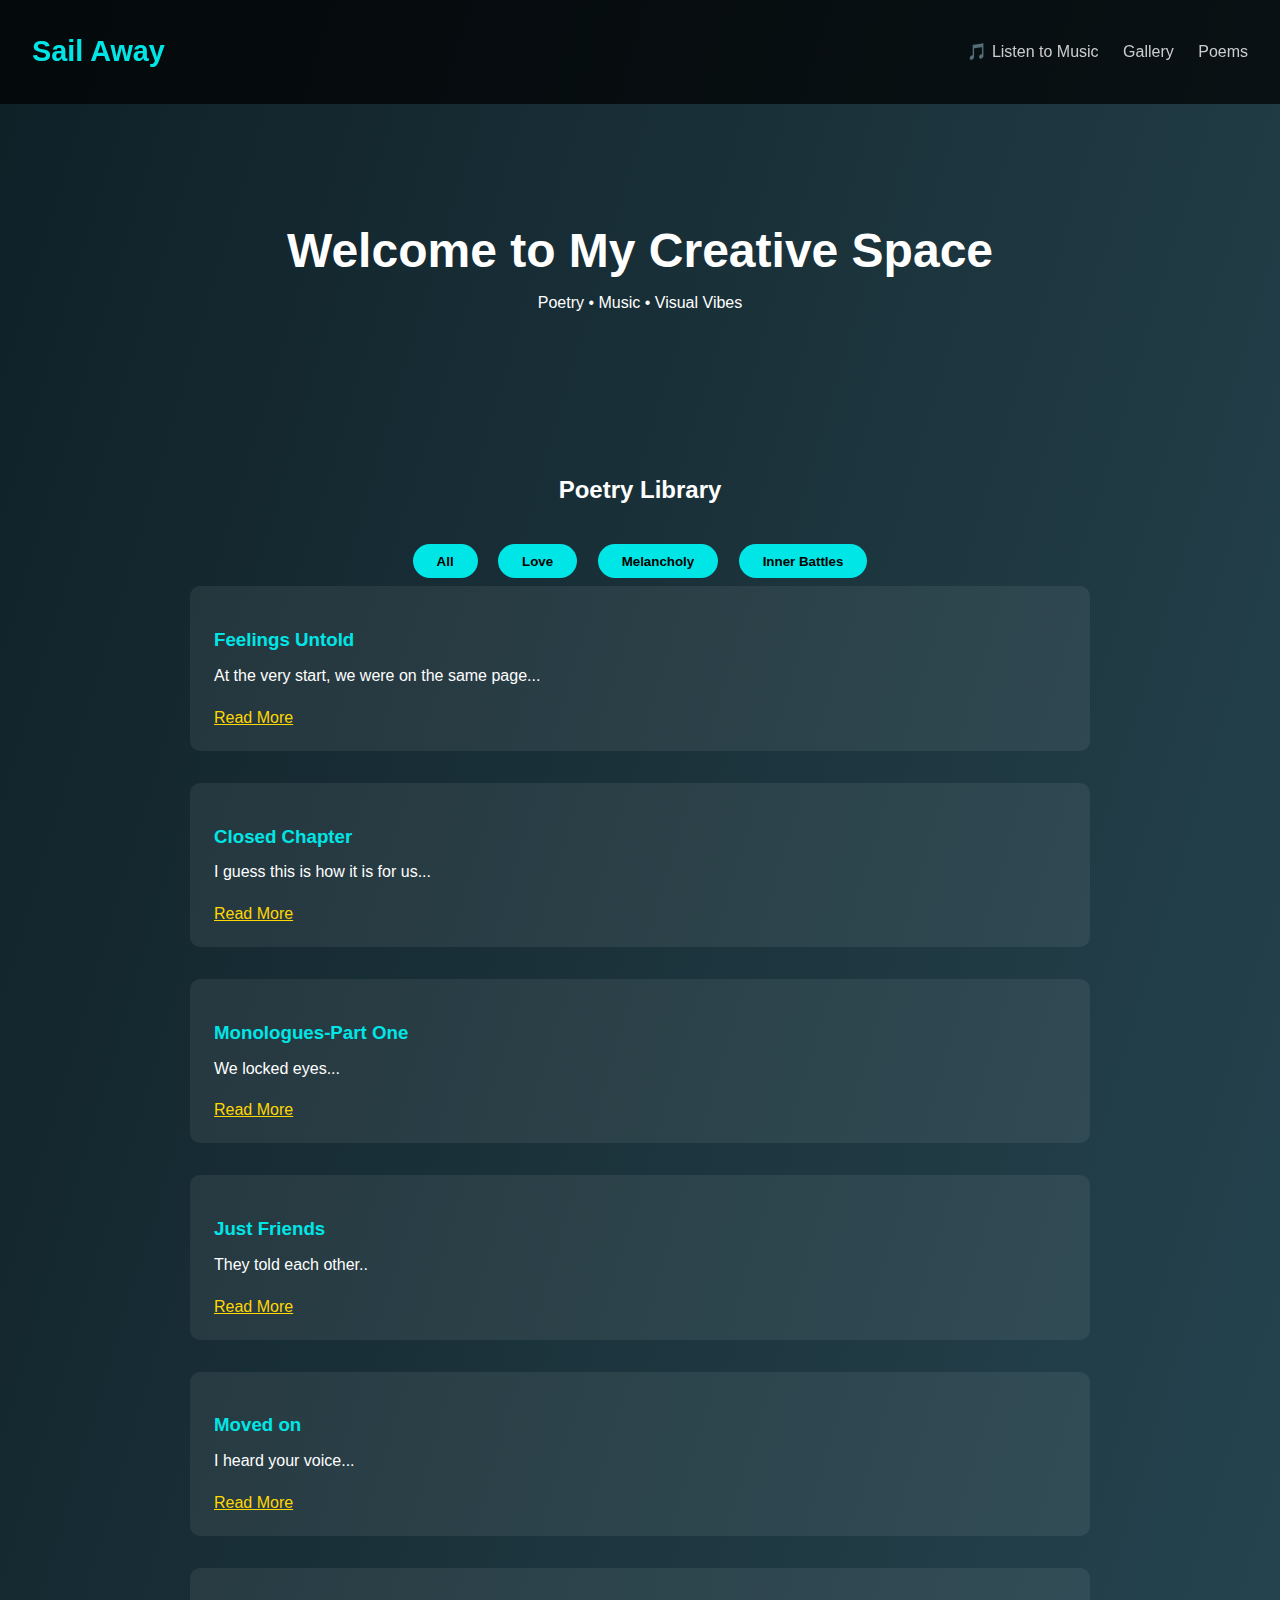
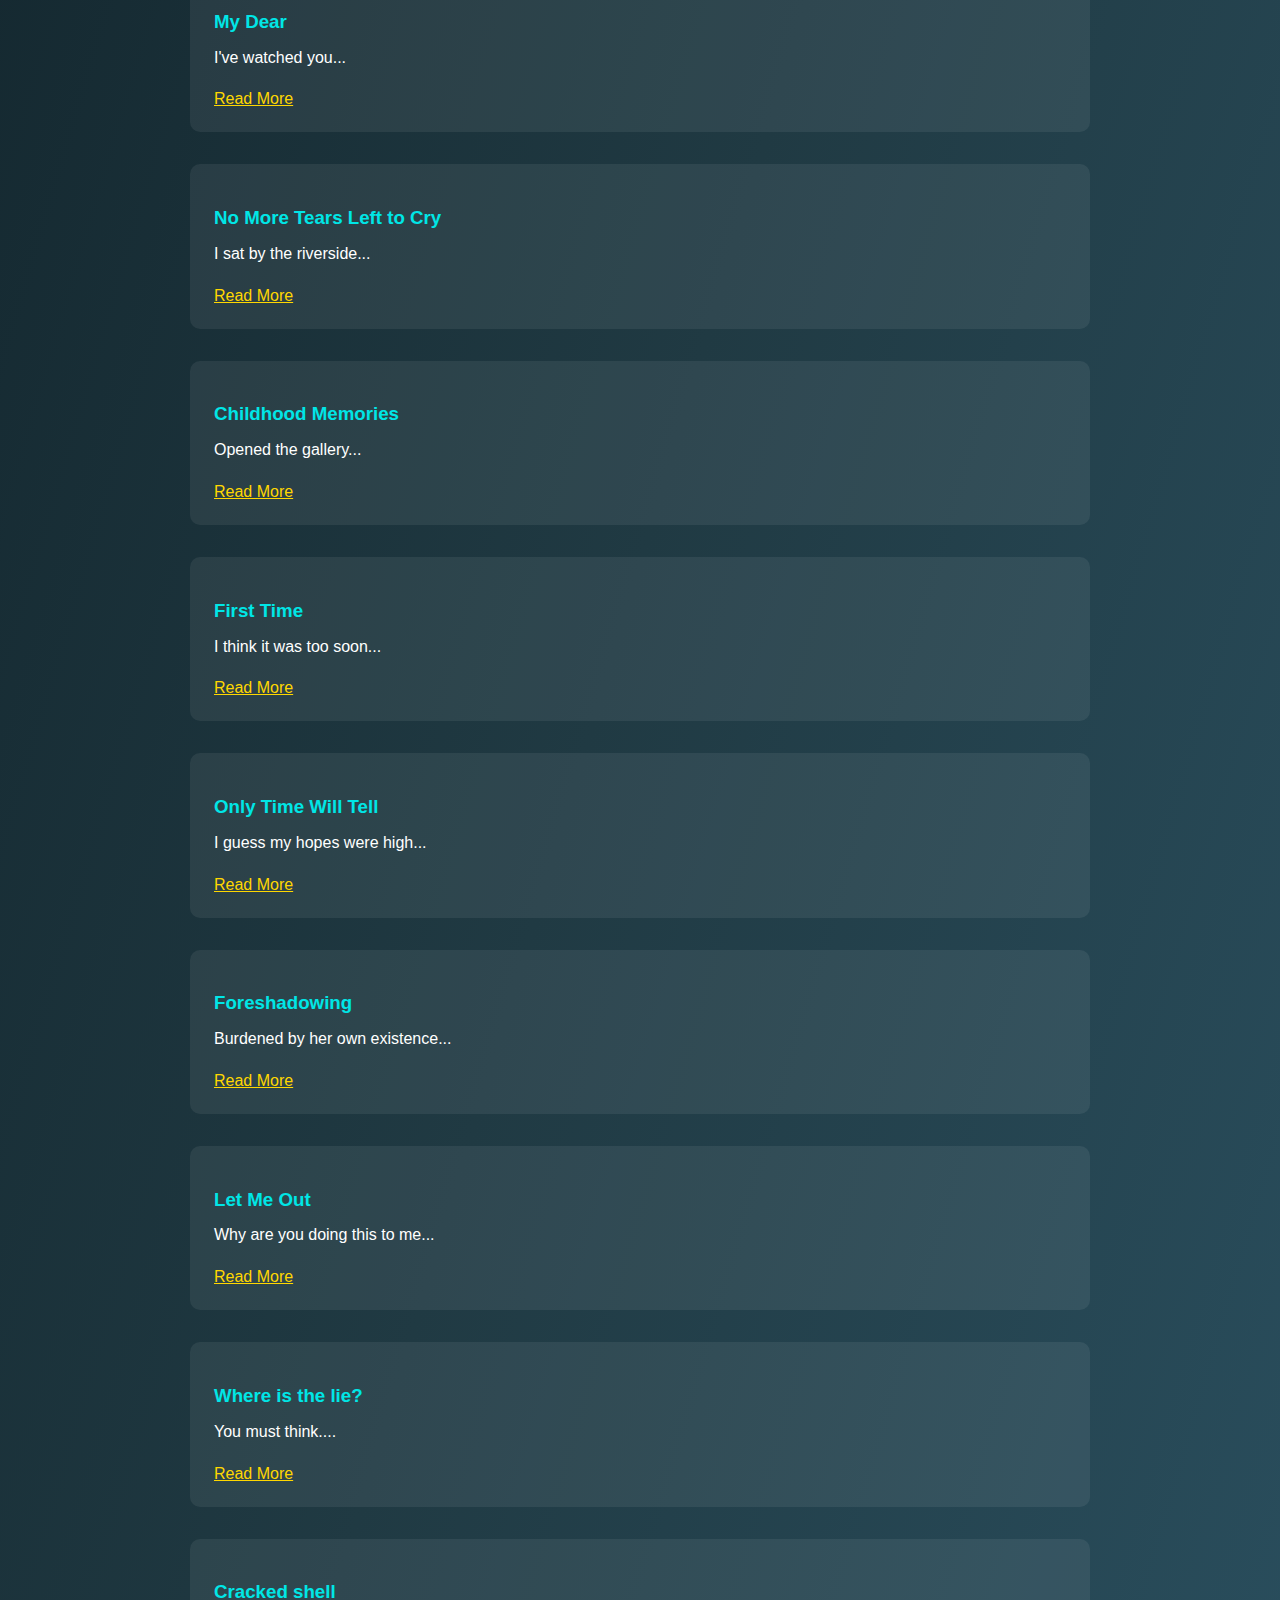
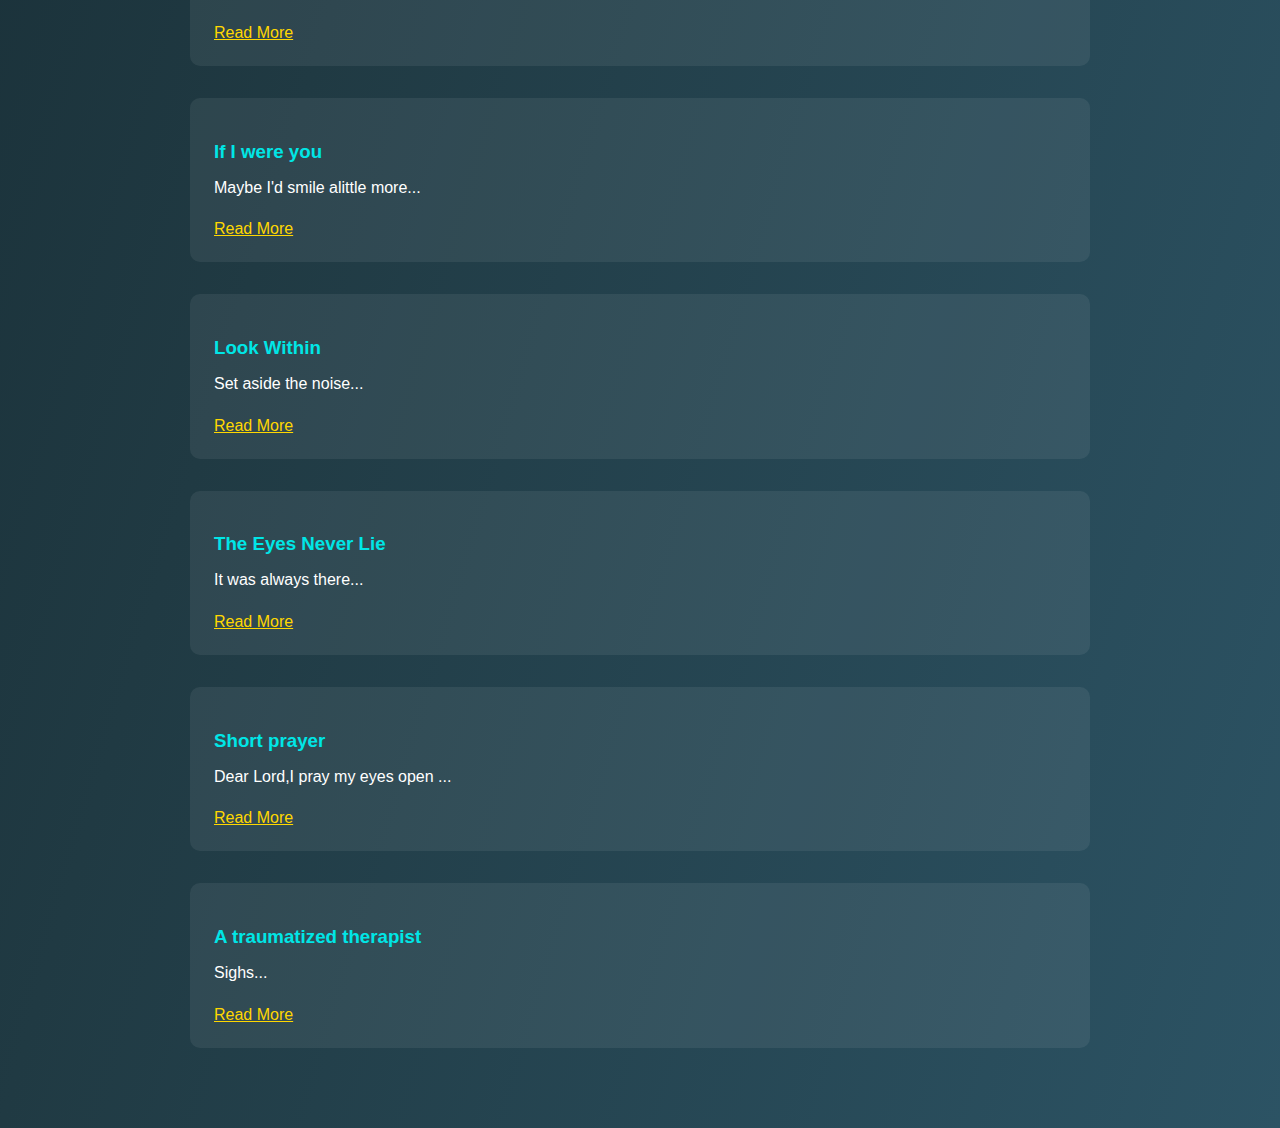
<file: index.html>
<!DOCTYPE html>
<html lang="en">
<head>
  <meta charset="UTF-8" />
  <meta name="viewport" content="width=device-width, initial-scale=1.0"/>
  <title>Sail Away | Poems</title>
  <style>
    body {
      margin: 0;
      font-family: 'Segoe UI', Tahoma, Geneva, Verdana, sans-serif;
      background: linear-gradient(to bottom right, #0f2027, #203a43, #2c5364);
      color: #fff;
    }

    header {
      background: rgba(0, 0, 0, 0.7);
      padding: 1rem 2rem;
      display: flex;
      justify-content: space-between;
      align-items: center;
      position: sticky;
      top: 0;
      z-index: 1000;
    }

    header h1 {
      font-size: 1.8rem;
      color: #00e6e6;
    }

    nav a {
      margin-left: 20px;
      text-decoration: none;
      color: #ccc;
      transition: color 0.3s ease;
    }

    nav a:hover {
      color: #00e6e6;
    }

    .hero {
      text-align: center;
      padding: 5rem 1rem;
      background-image: url('https://images.unsplash.com/photo-1506744038136-46273834b3fb?ixlib=rb-4.0.3&auto=format&fit=crop&w=1470&q=80');
      background-size: cover;
      background-position: center;
      color: white;
    }

    .hero h2 {
      font-size: 3rem;
      margin-bottom: 1rem;
    }

    .category-buttons {
      text-align: center;
      margin-top: 2rem;
    }

    .category-buttons button {
      margin: 0.5rem;
      padding: 0.6rem 1.5rem;
      border: none;
      border-radius: 30px;
      background-color: #00e6e6;
      color: #000;
      font-weight: bold;
      cursor: pointer;
      transition: background 0.3s ease;
    }

    .category-buttons button:hover {
      background-color: #00bfbf;
    }

    .poem-section {
      padding: 3rem 1rem;
      max-width: 900px;
      margin: auto;
    }

    .poem {
      background: rgba(255, 255, 255, 0.07);
      margin-bottom: 2rem;
      padding: 1.5rem;
      border-radius: 10px;
      transition: transform 0.3s ease;
    }

    .poem:hover {
      transform: scale(1.02);
    }

    .poem h3 {
      color: #00e6e6;
      margin-bottom: 0.5rem;
    }

    .poem p {
      margin: 0.8rem 0;
      line-height: 1.5;
    }

    .read-more {
      color: #ffd700;
      cursor: pointer;
      text-decoration: underline;
      display: inline-block;
      margin-top: 0.5rem;
    }

    .full-text {
      display: none;
      margin-top: 1rem;
      color: #eee;
    }

    .hidden { display: none; }

    /* Smooth reveal */
    .visible {
      display: block;
      animation: fadeIn 0.5s ease-in-out;
    }

    @keyframes fadeIn {
      from { opacity: 0; transform: translateY(10px); }
      to { opacity: 1; transform: translateY(0); }
    }

    /* Responsive tweaks for smaller screens */
    @media (max-width: 600px) {
      header {
        flex-direction: column;
        align-items: flex-start;
        padding: 1rem;
      }
      header h1 {
        font-size: 1.4rem;
        margin-bottom: 0.5rem;
      }
      nav a {
        margin-left: 0;
        margin-right: 15px;
        font-size: 0.9rem;
      }
      .hero {
        padding: 3rem 1rem;
      }
      .hero h2 {
        font-size: 2rem;
      }
      .category-buttons button {
        padding: 0.5rem 1rem;
        font-size: 0.9rem;
      }
      .poem-section {
        padding: 2rem 1rem;
        max-width: 100%;
      }
      .poem {
        padding: 1rem;
      }
      .poem h3 {
        font-size: 1.2rem;
      }
      .poem p {
        font-size: 0.9rem;
      }
    }
  </style>
</head>
<body>
  <header>
    <h1>Sail Away</h1>
    <nav>
      <a href="music.html">🎵 Listen to Music</a>
       <a href="Gallery.html">Gallery</a>
      <a href="#poems">Poems</a>
    </nav>
  </header>

  <div class="hero">
    <h2>Welcome to My Creative Space</h2>
    <p>Poetry • Music • Visual Vibes</p>
  </div>

  <section id="poems" class="poem-section">
    <h2 style="text-align:center;">Poetry Library</h2>

    <div class="category-buttons">
      <button onclick="filterPoems('all')">All</button>
      <button onclick="filterPoems('love')">Love</button>
      <button onclick="filterPoems('Melancholy')">Melancholy</button>
      <button onclick="filterPoems('inner')">Inner Battles</button>
    </div>

    <!-- Poems -->
    <div class="poem love">
      <h3>Feelings Untold</h3>
      <p>At the very start, we were on the same page...</p>
      <span class="read-more" onclick="togglePoem(this)">Read More</span>
      <div class="full-text">
        <p>At the very start,<br>We were on the same page,<br>I could read your mind,<br>And you heard what's on my heart...</p>
        <p>But as the road went long,<br>Something begun to change,<br>I lost sight of the gem,<br>That I had kept hidden from you...</p>
        <p>Hoping one day I'll show you,<br>In exchange for happiness,<br>And a heart of resonance,<br>Too bad that day wasn't meant to be...</p>
        <p>Looking at your tired eyes,<br>Our road seemed uninteresting as it went on,<br>Losing track of what to say,<br>Became a habit I can't explain...</p>
        <p>Until you made a hurting choice,<br>To change lanes,<br>Leaving me here,<br>Talking to the whispering wind.</p>
      </div>
    </div>

    <div class="poem love">
      <h3>Closed Chapter</h3>
      <p>I guess this is how it is for us...</p>
      <span class="read-more" onclick="togglePoem(this)">Read More</span>
      <div class="full-text">
        <p>I guess this is how it is for us,<br>Two distant hearts,<br>Sharing the same pulse,<br>Sitting on untold thoughts...</p>
        <p>Afraid of the pain we'd bring,<br>Upon our already burdened souls,<br>Minds torn apart,<br>By the truth we can't escape...</p>
        <p>We smile to hide the pain,<br>Screaming out I need you,<br>In the depth of loneliness,<br>Wondering what lives we both live,<br>Without each other around.</p>
      </div>
    </div>

    <div class="poem love">
      <h3>Monologues-Part One</h3>
      <p>We locked eyes...</p>
      <span class="read-more" onclick="togglePoem(this)">Read More</span>
      <div class="full-text">
        <p>We locked eyes,<br>Setting all lies aside<br>I heard your truth<br>Without a single word.</p>
        <p>And you felt my pain,<br>From miles away.<br>But our end rushed in,<br>Leaving us behind,<br>Alone with emotions,<br></p>
        <p>Stranded in sorrow,<br>Longing to hold hands again,<br>But that moment has gone,<br>So we wear our masks,<br>Drying tears when no one's watching.</p>
        </div>
    </div>

       <div class="poem love">
      <h3>Just Friends</h3>
      <p>They told each other..</p> 
      <span class="read-more" onclick="togglePoem(this)">Read More</span>
      <div class="full-text">
        <p>They told each other,<br>"Till the end of the line"<br>Only death, they said,<br>Could ever pull them apart</p>
        <p>Deep down,the truth was known,<br>But the feelings stayed unspoken<br>As time passed,<br>The cracks began to show</p>
        <p>Both longed to be free,<br>Yet the bond was too strong to sever.<br>A love so rare,<br>Their hearts burned quietly in it's flame.</p>
        <p>But as the saying goes:<br>Never awaken love before it's time.<br>This one never saw the light of day,<br>Yet it lived,<br>Somewhere in the realm of the unseen.</p>
     </div>
    </div>


    <div class="poem love">
      <h3>Moved on</h3>
      <p>I heard your voice...</p>
      <span class="read-more" onclick="togglePoem(this)">Read More</span>
      <div class="full-text">
        <p>I heard your voice,<br>But it held a tone,<br>So different,<br>From the one I once knew.</p>
        <p>I smiled,<br> Guided by what my eyes trusted</p>
        <p>But as you spoke,<br>I saw it clearly,<br>The person I loved,<br>Lived only in memory<br>Lost somewhere in the past.</p>
        <p>A tear traced my cheek,<br>As reality whispered,<br><i>"It's time to let go"</i></p>
        <p>And as your hands,<br>Slipped away from mine,<br>I watched you leave,<br>Like we were never here.</p>
      </div>
    </div>

    <div class="poem love">
      <h3>My Dear</h3>
      <p>I've watched you...</p>
      <span class="read-more" onclick="togglePoem(this)">Read More</span>
      <div class="full-text">
        <p>I've watched you for a while,<br>Seen your tears fall in the dark,<br>Holding pain in quiet hands,<br>While telling the world you're fine.</p>
        <p>You are a treasure,<br>Too rare to measure<br>Refined beneath the weight of pressure,<br>With a heart still soft..still kind</p>
        <p>I wonder how many scars you've worn,<br>Just to paint that smile,<br>How many lies you had to whisper,<br>Just to feel peace for a while.</p>
        <p>I almost fell in love with you<br>But I came to understand,<br>We weren't meant to stay,<br>Only to meet..<br>And help each other find the way.</p>
      </div>
  </div>

    <div class="poem Melancholy">
      <h3>No More Tears Left to Cry</h3>
      <p>I sat by the riverside...</p>
      <span class="read-more" onclick="togglePoem(this)">Read More</span>
      <div class="full-text">
        <p>I sat by the riverside,<br>Watching stars ripple,<br>In the still water's glow,<br>As the moon smiled quetly above</p>
        <p>I sighed....<br>A soft breath of release,<br>Closing my eyes,<br>Just for a moment,</p>
        <p>To imagine what could be,<br>What i might lose,<br>And the knives I've held<br>Pulled from the backs,<br>Of those who once offered love.</p>
        <p>In that silence,<br>My heart sank,<br>Realizing how distant I've drifted,<br>From my Creator,<br>Yet sensing His nearness.</p>
        <p>It's a war,<br>I seem destined to fight,<br>Grace beside guilt,<br>Faith beside fear.</p>
        <p>I opened my eyes,<br>One tear escaped,<br>Not from pain,<br>But from knowing,</p>
        <p>This world is vanity,<br>And still,<br>I pray I keep,<br>My sanity</p>
      </div>
    </div>

    <div class="poem Melancholy">
      <h3>Childhood Memories</h3>
      <p>Opened the gallery...</p>
      <span class="read-more" onclick="togglePoem(this)">Read More</span>
      <div class="full-text">
        <p>Opened the gallery,<br>And time pulled me back.<br>Innocent faces stared back at me,<br>Each moment replaying like a silent track.</p>
        <p>Back when it was never about money,<br>When hearts were wide open,<br>When happiness was the air we breathed,<br>And time paused just to let us feel,</p>
        <p>For a moment,it all felt real,<br>Tiny voices echoing in my mind,<br>Laughter dancing in the distance,<br>As I flipped through each frame.</p>
        <p>..Then the smiles began to fade.<br>Some photos torn,<br>Some people gone,<br>And others simply drifted away.</p>
      </div>
  </div>

     <div class="poem Melancholy">
      <h3>First Time</h3>
       <p>I think it was too soon...</p>
         <span class="read-more" onclick="togglePoem(this)">Read More</span>
      <div class="full-text">
      <p>I think it was too soon—...<br>a lie I watched quietly bloom.<br>My fault… I played the wrong tune,<br>forgetting the sun has always known the moon.</p>
       <p>There was no room<br>to account for what I’d done.<br>To the person I call myself<br>Another story I can’t bring myself to write,<br>memories slipping into shutdown,<br>a flower aching to stand apart—<br>only to be cut down.</p>
       <p>And that’s how I knew…<br>without anger, without doubt—<br>this had to be the last time.</p>
          </div>
      </div>

        <div class="poem Melancholy">
      <h3>Only Time Will Tell</h3>
      <p>I guess my hopes were high...</p>
      <span class="read-more" onclick="togglePoem(this)">Read More</span>
      <div class="full-text">
        <p>I guess my hopes were high,<br>I saw the future clearly,<br>Like a bright, sunny day<br>Unaware of the truths life kept hidden.</p>
        <p>I chased  golden moments with open hands,<br>Mistaking sparks for steady flames,<br>Letting strangers close to my heart,<br>While calling silence a sign of care.</p>
        <p>I handed over my trust<br>To those who gave me none,<br>Shared my side of the story<br>With those who'd twist it.</p>
        <p>And now I'm growing old<br>And the story keeps on changing<br>Every twist got me thinking<br>Whether my guardian angel saw it coming </p>
        </div>
      </div>

     
    <div class="poem Melancholy">
      <h3>Foreshadowing</h3>
      <p>Burdened by her own existence...</p>
      <span class="read-more" onclick="togglePoem(this)">Read More</span>
      <div class="full-text">
        <p>Burdened by her own existence,<br>She bore a weight too heavy to name<br>Behind beauty she hid,<br>Laughter and smiles became her shield.</p>
        <p>She built walls with grace and charm,<br>Convincing others her life was golden.<br>They admired from afar,<br>Never seeing the cracks</p>
        <p>The cycle repeated,<br>Pulling others into the illusion.</p>
        <p>Until there was nothing left to mask,<br>Until her heart overflowed with silent cries<br>And they asked, What happened to her?<br>She was always the happy one.</p>
          </div>
    </div>


    <div class="poem inner">
      <h3>Let Me Out</h3>
      <p>Why are you doing this to me...</p>
      <span class="read-more" onclick="togglePoem(this)">Read More</span>
      <div class="full-text">
        <p>Why are you doing this to me,<br>Have I not given my all,<br>Have I not evolved enough for you,<br>Have I not built a personality,<br>Just to protect your ego...</p>
        <p>How can I control what I am,<br>This force within me,<br>To make decisions I'm aware of,<br>Yet I still let it roll the dice,<br>And choose the action...</p>
        <p>Please let me go,<br>I don't want to be here,<br>I don't want to hear their voices,<br>People are always talking,<br>No..I'm not insane.</p>
      </div>
    </div>

     <div class="poem inner">
       <h3>Where is the lie?</h3>
       <p>You must think....</p>
        <span class="read-more" onclick="togglePoem(this)">Read More</span>
      <div class="full-text">
        <p>You must think,<br>I speak only to be seen,<br>mistaking confession for vanity<br>noise for need</p>
        <p>You skim the surface<br>And call it depth,<br>So i press the blade closer,<br>not to wound,<br>But to jolt the pulse back into feeling</p>
        <p>I paint myself onto this vacant space,<br>Hoping God leans in somewhere between the strokes,<br>that you might sense what is not said,<br>two tides held behind calm water<br>uoceans restrained<br>exchanged as shallow pools of speech</p>
        <p>How precise the irony....<br>how little we reveal,<br>while branding it the truth</p>
         </div>
    </div>
        
    <div class="poem inner">
      <h3>Cracked shell</h3>
      <p></p>
      <span class="read-more" onclick="togglePoem(this)">Read More</span>
      <div class="full-text">
        <p>What if I told you the truth,<br>About the man I truly am,The scars I carefully hide,<br>The smile I trained myself to wear,<br>The heart I shattered to keep standing.</p>
<p>The words I’ve spoken behind backs,<br>In rooms of strangers I called “close,”<br>What a bitter reflection it is,<br>When I’m left alone with the mirror,<br>Haunted by the masks I’ve worn.</p>
<p>So I whisper to the world,<br>And cry to my Creator in the same breath,<br>A fragile prayer, stitched with trembling faith,<br>Hoping He still listens to broken tongues,<br>Hoping His mercy can heal what my hands destroy.</p>
<p>Tired of building castle walls of steel,<br>Holding the cure to the poison I still drink,<br>I find myself driven to a corner—<br>Talking to myself for normalcy,<br>Reminding my soul to hold on,<br>Before vanity takes it all away.</p>
     </div>
  </div>

    <div class="poem inner">
      <h3>If I were you</h3>
      <p>Maybe I'd smile alittle more...</p>
      <span class="read-more" onclick="togglePoem(this)">Read More</span>
      <div class="full-text">
      <p>Maybe I'd smile a little more<br>Maybe I'd love without fear<br>Maybe I'd face the world<br>Without caring what it really is.</p>
      <p>But then I'm reminded,<br>It's just a soft illusion,<br>A thought crafted escape<br>From the weight I hold inside</p>
      <p>I know the truth too well<br>Yet still sip from cups of delusion<br>To drown the ocean of sins<br>That hide behind this mask I wear</p>
      </div>
    </div>

     <div class="poem inner">
      <h3>Look Within</h3>
      <p>Set aside the noise...</p>
      <span class="read-more" onclick="togglePoem(this)">Read More</span>
      <div class="full-text">
        <p>Set aside the noise,<br>Sit quietly with silence,<br>Reflect on life's journey,<br>And name what's been holding you back</p>
        <p>Acknowledge your sins,<br>But do not play the judge.<br>For as you pass judgement,<br>So shall it return to you.</p>
        <p>Do not run from God<br>Chasing fleeting vanities,<br>Don't let the world's bright lights,<br>Blind you to what truly lasts.</p>
        <p>I hope you learn to forgive yourself,<br>Each time you fall behind,<br>And I hope you always remember,<br>God is waiting,<br>Arms open wide</p>
           </div>
     </div>


    <div class="poem inner">
      <h3>The Eyes Never Lie</h3>
      <p>It was always there...</p>
      <span class="read-more" onclick="togglePoem(this)">Read More</span>
      <div class="full-text">
        <p>It was always there,<br>Written in silence<br>Etched in glances<br>I refused to understand.</p>
        <p>I wore the blindfold willingly,<br>Calling it trust,<br>Calling it hope,<br>While truth stared back at me,<br>Unblinking.</p>
        <p>Words reached my ears<br>But never touched my soul.<br>I filtered out the warnings,<br>Held onto illusions,<br>Like they were lifelines.</p>
        <p>Now the veil is gone,<br>Not torn by me,<br>But by time<br>Or a stranger's whisper.</p>
        <p>And though I ask, “Is it too late?”,<br>I know time bends,<br>And healing doesn't check the clock.</p>
        <p>Maybe I'll find the moments I lost,<br>Catch the light I once ignored,<br>And see the world again,<br>Not as I wished it to be,<br>But as it truly is.</p>
      </div>
    </div>
  

    <div class="poem inner">
      <h3>Short prayer</h3>
      <p>Dear Lord,I pray my eyes open ...</p>
      <span class="read-more" onclick="togglePoem(this)">Read More</span>
      <div class="full-text">
        <p>I pray my eyes may open-,<br>To see the path ahead with clarity,<br>To stop appearing,<br>Like I'm seeking attention</p>
        <p>From the crowd with stones in hand,<br>Smiling,yet unaware,<br>Of what hides in their hearts</p>
        <p>I pray my heart releases<br>The weight I cannot show,<br>The burdens behind closed doors.</p>
        <p>I pray I fulfill my purpose,<br>On this earth You formed,<br>In the little time I've been given<br>I pray I'm not<br>A wasted potential.</p>
      </div>
    </div>
    
    <div class="poem inner">
      <h3>A traumatized therapist</h3>
      <p>Sighs...</p>
      <span class="read-more" onclick="togglePoem(this)">Read More</span>
      <div class="full-text">
        <p>Sighs....<br>When did it come to this<br>you in the chair<br>playing the part of a listener<br>absorbing what others refuse to carry<br>expalining what should be obvious</p>
        <p>Common logic...you say<br>but its all complex in your head..and yet your brain fights its way to freedom<br>Proving that it was never held captive...by the schemes of its own hands</p>
        <p>Poetic right?...all this chatter<br>And yet the reader seems to frown alittle..trying to understand the pattern<br>But your not one to stutter..knowing that God never makes blunders</p>
        <p>So then, how should i end this..<br>should it be another cliff hanger?...or perphaps just a lose confession left up for debate?</p>
          </div>
    </div>

  </section>

  <script>
    function togglePoem(element) {
      const text = element.nextElementSibling;
      text.classList.toggle('visible');
    }

    function filterPoems(category) {
      const poems = document.querySelectorAll('.poem');
      poems.forEach(poem => {
        if (category === 'all' || poem.classList.contains(category)) {
          poem.style.display = 'block';
        } else {
          poem.style.display = 'none';
        }
      });
    }
  </script>
</body>
</html>
</file>
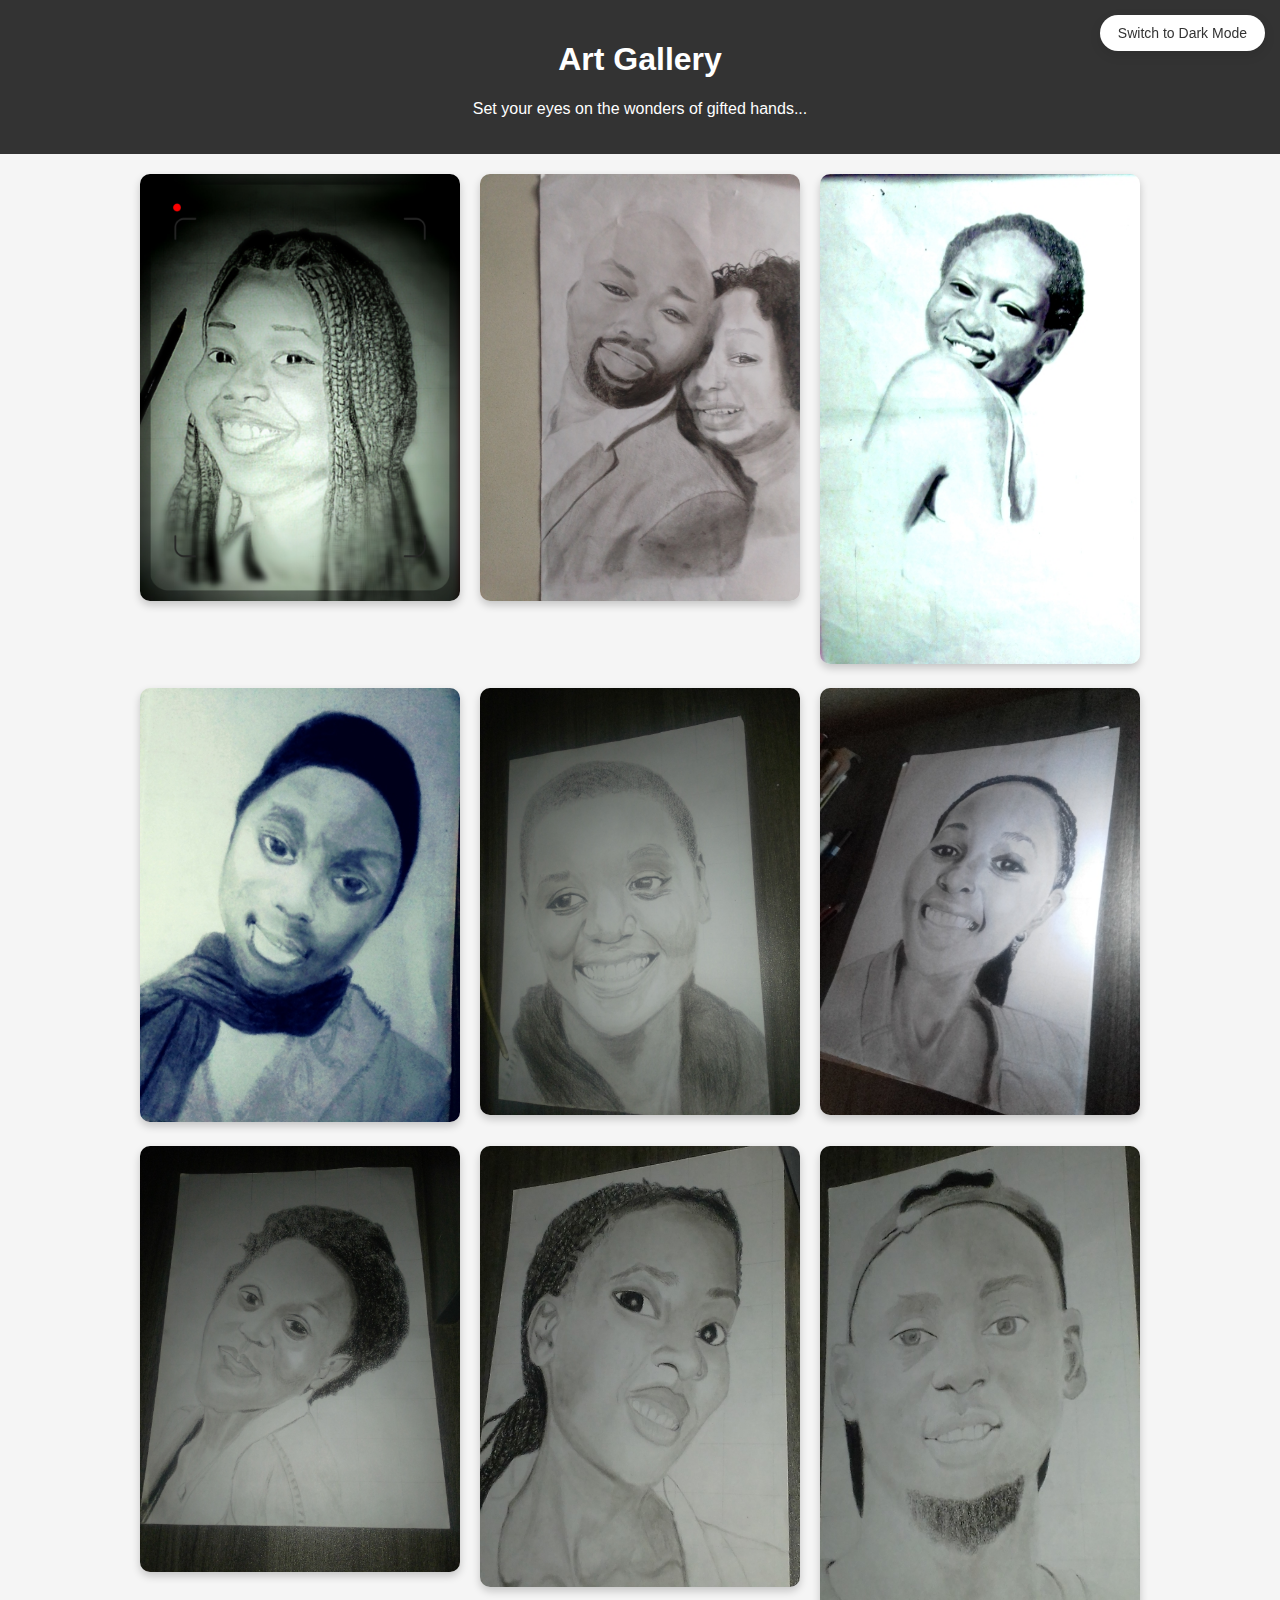
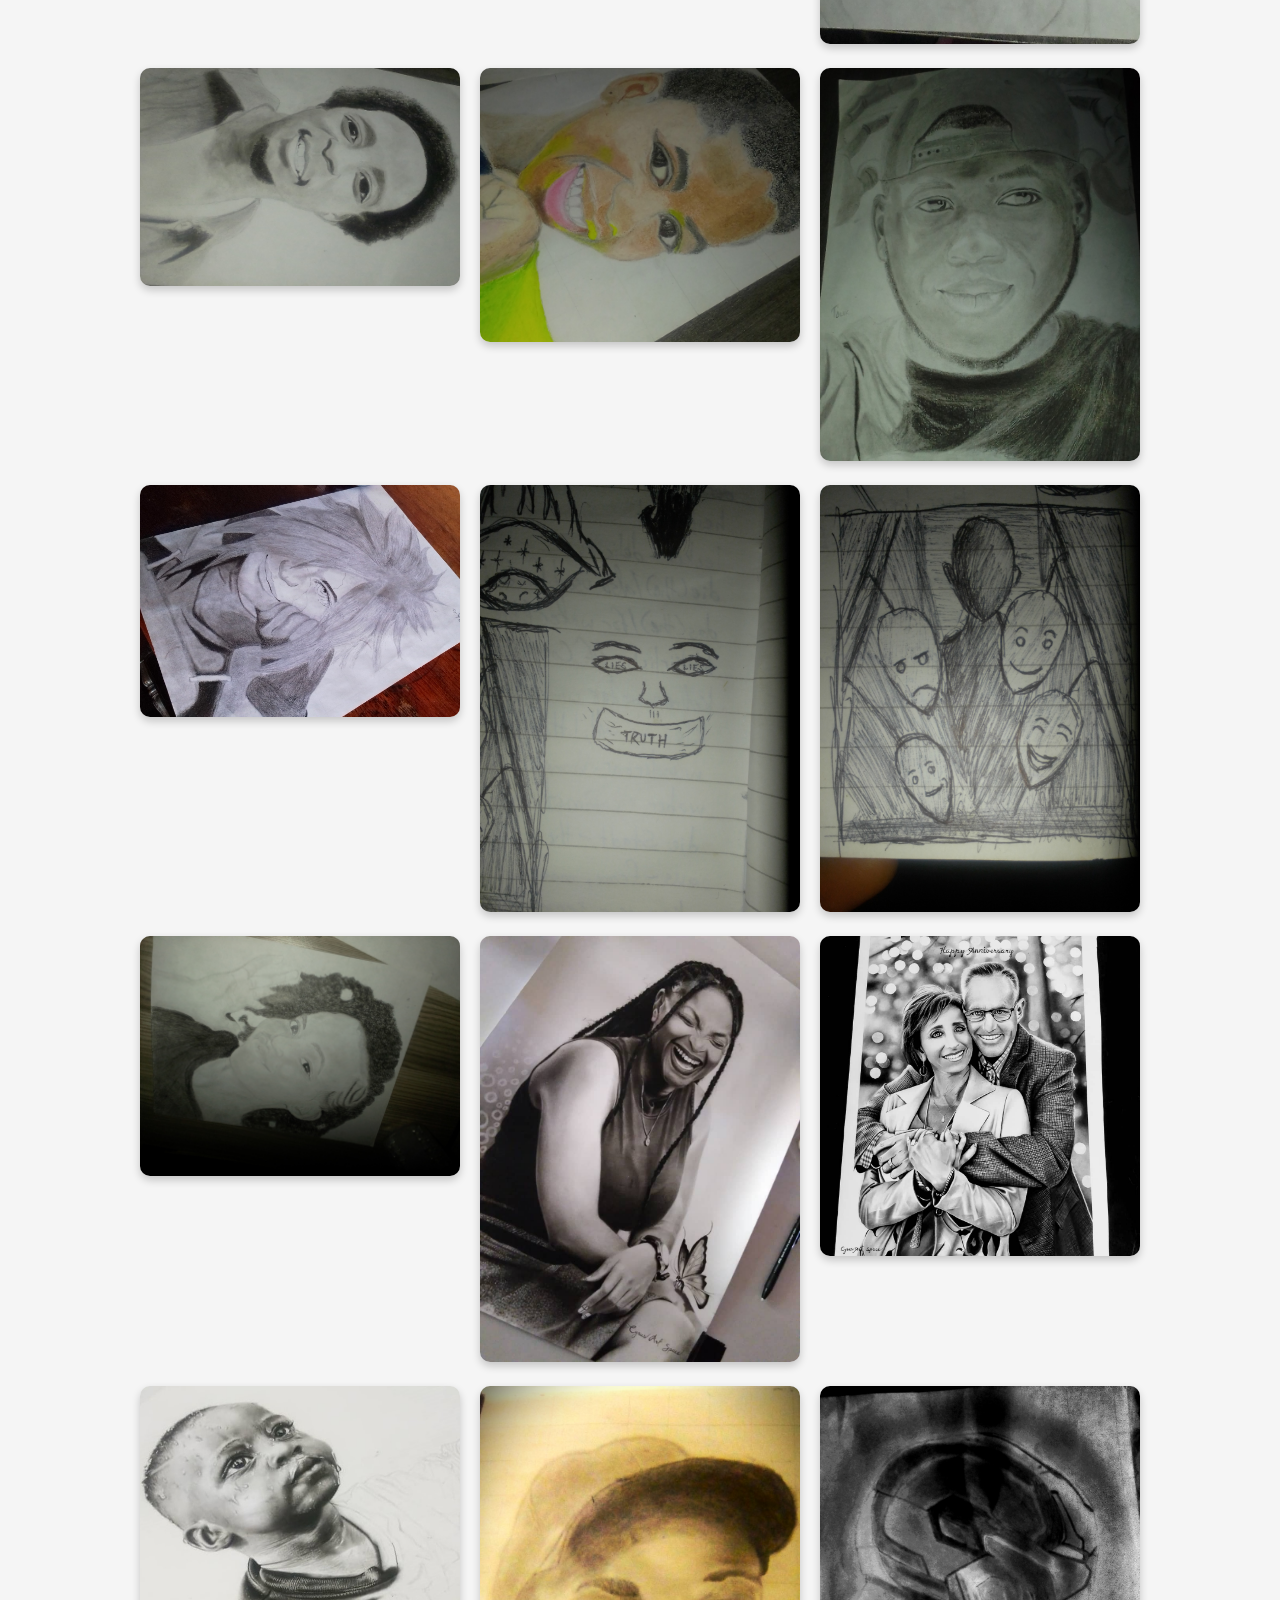
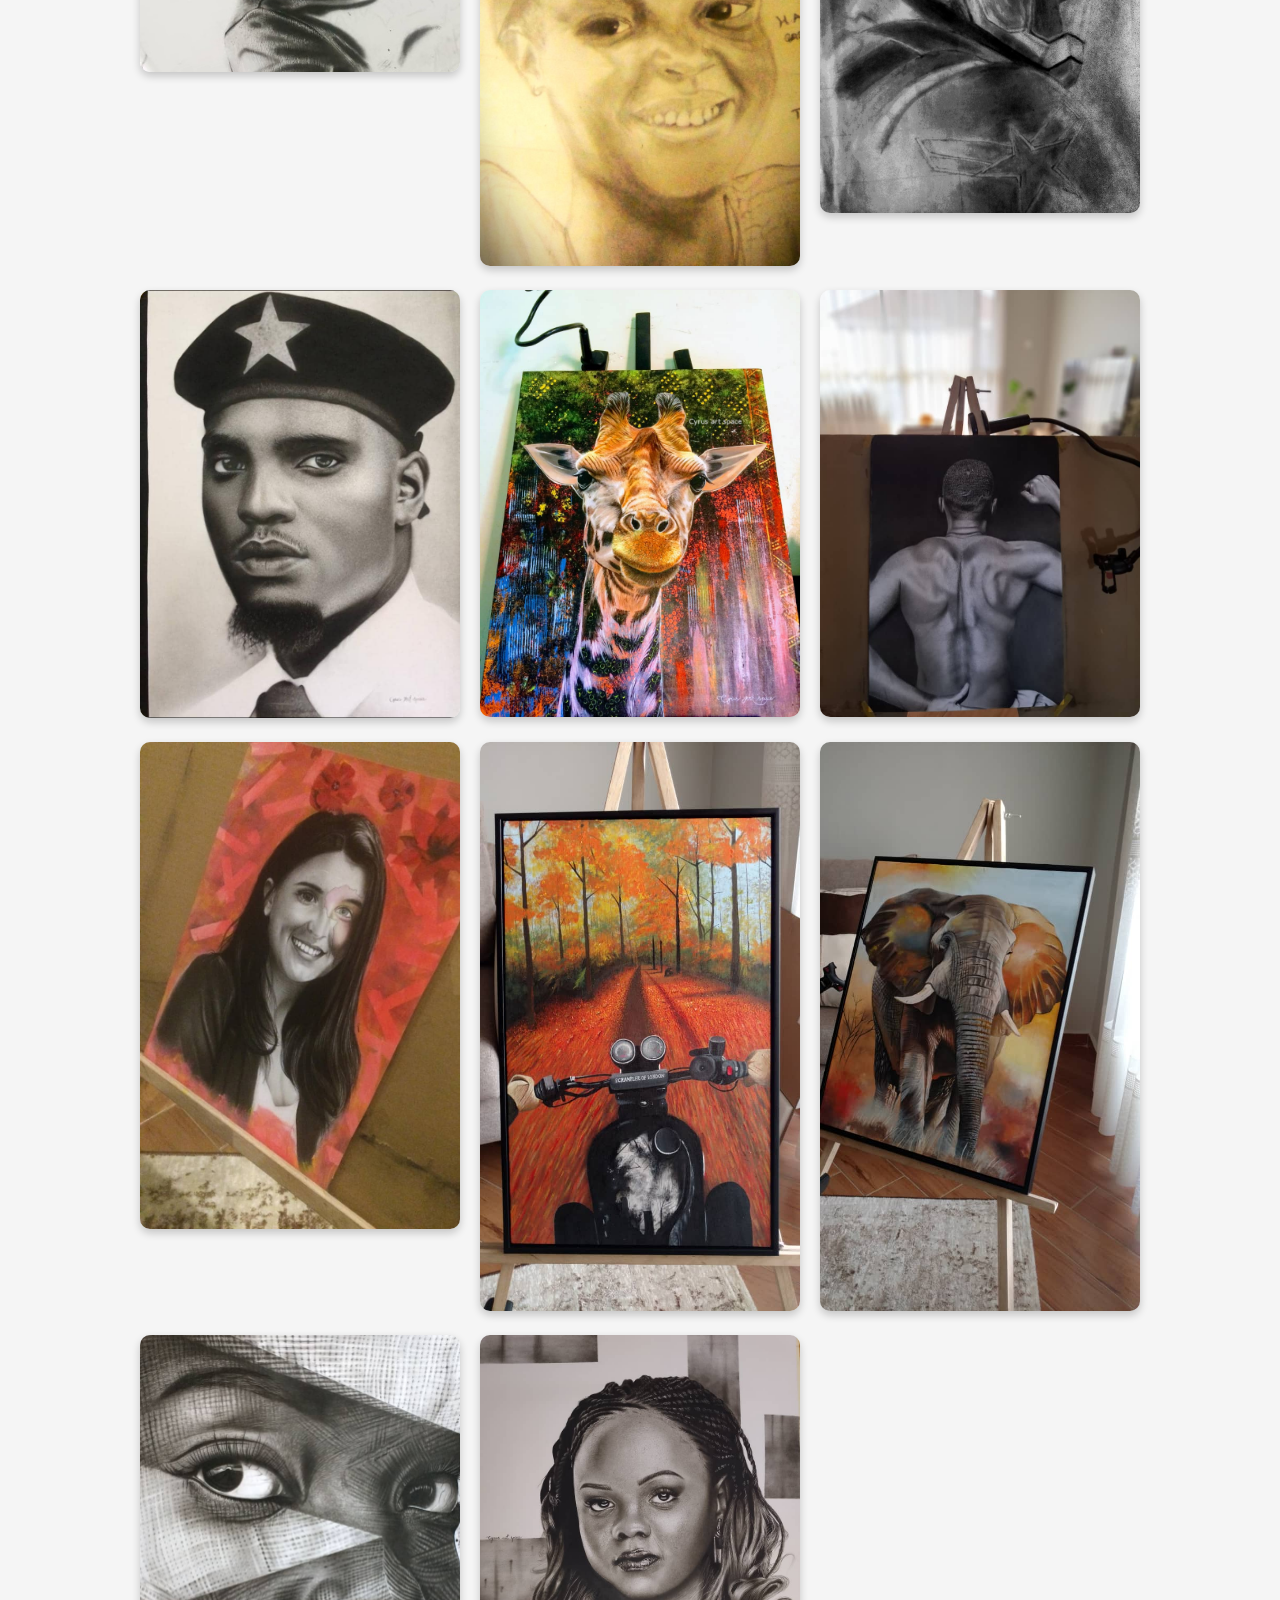
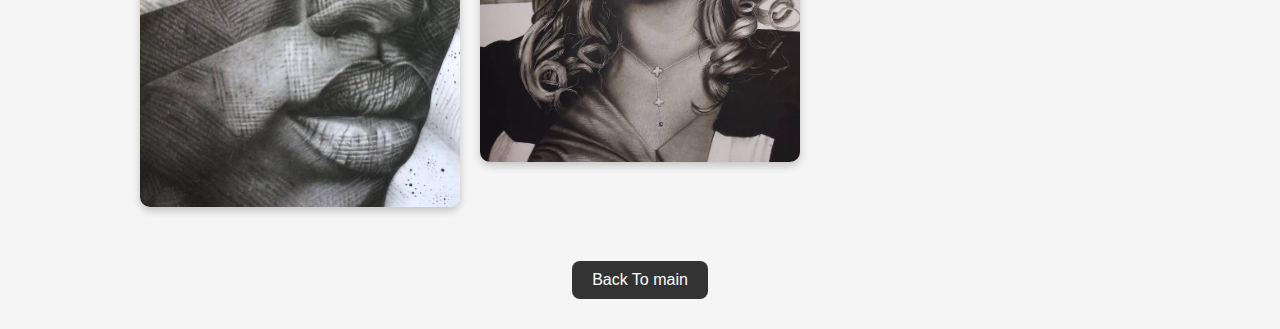
<file: Gallery.html>
<!DOCTYPE html>
<html lang="en">
<head>
  <meta charset="UTF-8" />
  <meta name="viewport" content="width=device-width, initial-scale=1.0"/>
  <title>Art Gallery | Sail Away</title>
  <style>
    body {
      font-family: Arial, sans-serif;
      text-align: center;
      background-color: #f5f5f5;
      color: #000;
      margin: 0;
      transition: background-color 0.3s ease, color 0.3s ease;
    }

    body.night {
      background-color: #121212;
      color: #f0f0f0;
    }

    #modeButton {
      position: fixed;
      top: 15px;
      right: 15px;
      padding: 10px 18px;
      font-size: 14px;
      background-color: #ffffff;
      color: #333;
      border: none;
      border-radius: 30px;
      box-shadow: 0 4px 12px rgba(0,0,0,0.1);
      cursor: pointer;
      z-index: 1000;
      transition: background-color 0.3s ease, color 0.3s ease, box-shadow 0.3s ease;
    }

    body.night #modeButton {
      background-color: #333;
      color: #fff;
      box-shadow: 0 4px 12px rgba(255,255,255,0.1);
    }

    header {
      background-color: #333;
      color: white;
      padding: 20px;
    }

    .gallery {
      display: grid;
      grid-template-columns: repeat(auto-fit, minmax(250px, 1fr));
      gap: 20px;
      padding: 20px;
      max-width: 1000px;
      margin: auto;
    }

    .art-item img {
      width: 100%;
      height: auto;
      border-radius: 10px;
      box-shadow: 0 4px 8px rgba(0, 0, 0, 0.2);
      transition: transform 0.3s ease;
    }

    .art-item img:hover {
      transform: scale(1.05);
    }

    a {
      display: inline-block;
      margin: 30px 0;
      padding: 10px 20px;
      text-decoration: none;
      background-color: #333;
      color: #fff;
      border-radius: 8px;
      transition: background-color 0.3s;
    }

    a:hover {
      background-color: #555;
    }
  </style>
</head>
<body>
  <button id="modeButton">Switch to Dark Mode</button>

  <header>
    <h1>Art Gallery</h1>
    <p>Set your eyes on the wonders of gifted hands...</p>
  </header>

  <div class="gallery">
    <div class="art-item"><img src="Images/IMG_20240717_193544.jpg" alt="Art 1"/></div>
    <div class="art-item"><img src="Images/IMG_20240727_141837.jpg" alt="Art 2"/></div>
    <div class="art-item"><img src="Images/IMG_20240807_164711.jpg" alt="Art 3"/></div>
    <div class="art-item"><img src="Images/IMG_20241005_101519~2_1.jpg" alt="Art 4"/></div>
    <div class="art-item"><img src="Images/IMG_20241021_114822.jpg" alt="Art 5"/></div>
    <div class="art-item"><img src="Images/IMG_20241023_142423.jpg" alt="Art 6"/></div>
    <div class="art-item"><img src="Images/IMG_20241030_155620.jpg" alt="Art 7"/></div>
    <div class="art-item"><img src="Images/IMG_20241031_131500.jpg" alt="Art 8"/></div>
    <div class="art-item"><img src="Images/IMG_20241105_132948.jpg" alt="Art 9"/></div>
    <div class="art-item"><img src="Images/IMG_20241113_135505.jpg" alt="Art 10"/></div>
    <div class="art-item"><img src="Images/IMG_20241121_085956.jpg" alt="Art 11"/></div>
    <div class="art-item"><img src="Images/IMG_20241130_205217.jpg" alt="Art 12"/></div>
    <div class="art-item"><img src="Images/IMG_20250208_170801.jpg" alt="Art 13"/></div>
    <div class="art-item"><img src="Images/IMG_20250305_143647.jpg" alt="Art 14"/></div>
    <div class="art-item"><img src="Images/IMG_20250305_143838.jpg" alt="Art 15"/></div>
    <div class="art-item"><img src="Images/IMG_20250417_154918.jpg" alt="Art 16"/></div>
    <div class="art-item"><img src="Images/IMG-20241030-WA0037.jpg" alt="Art 17"/></div>
    <div class="art-item"><img src="Images/IMG-20241030-WA0038.jpg" alt="Art 18"/></div>
    <div class="art-item"><img src="Images/IMG-20241030-WA0039.jpg" alt="Art 19"/></div>
    <div class="art-item"><img src="Images/pm_1717321216974_cmp.jpg" alt="Art 20"/></div>
    <div class="art-item"><img src="Images/pm_1717321241326_cmp~2.jpg" alt="Art 21"/></div>
    <div class="art-item"><img src="Images/WhatsApp Image 2025-06-21 at 00.09.42_c7c71477.jpg" alt="Art 22"/></div>
    <div class="art-item"><img src="Images/WhatsApp Image 2025-06-21 at 00.10.33_945f3d4c.jpg" alt="Art 23"/></div>
    <div class="art-item"><img src="Images/WhatsApp Image 2025-06-21 at 22.11.22_9e909f9c.jpg" alt="Art 24"/></div>
    <div class="art-item"><img src="Images/WhatsApp Image 2025-06-21 at 22.11.23_58dbc78a.jpg" alt="Art 25"/></div>
    <div class="art-item"><img src="Images/WhatsApp Image 2025-06-21 at 22.11.26_41ec4c71.jpg" alt="Art 26"/></div>
    <div class="art-item"><img src="Images/WhatsApp Image 2025-06-21 at 22.11.27_210aa832.jpg" alt="Art 27"/></div>
    <div class="art-item"><img src="Images/WhatsApp Image 2025-06-21 at 22.11.28_7c3b4668.jpg" alt="Art 28"/></div>
    <div class="art-item"><img src="Images/WhatsApp Image 2025-06-21 at 22.34.39_c388e3fc.jpg" alt="Art 29"/></div>
  </div>

  <a href="index.html">Back To main</a>

  <script>
    const modeButton = document.getElementById("modeButton");
    modeButton.addEventListener("click", () => {
      document.body.classList.toggle("night");
      modeButton.textContent = document.body.classList.contains("night")
        ? "Switch to Light Mode"
        : "Switch to Dark Mode";
    });
  </script>
</body>
</html>
</file>
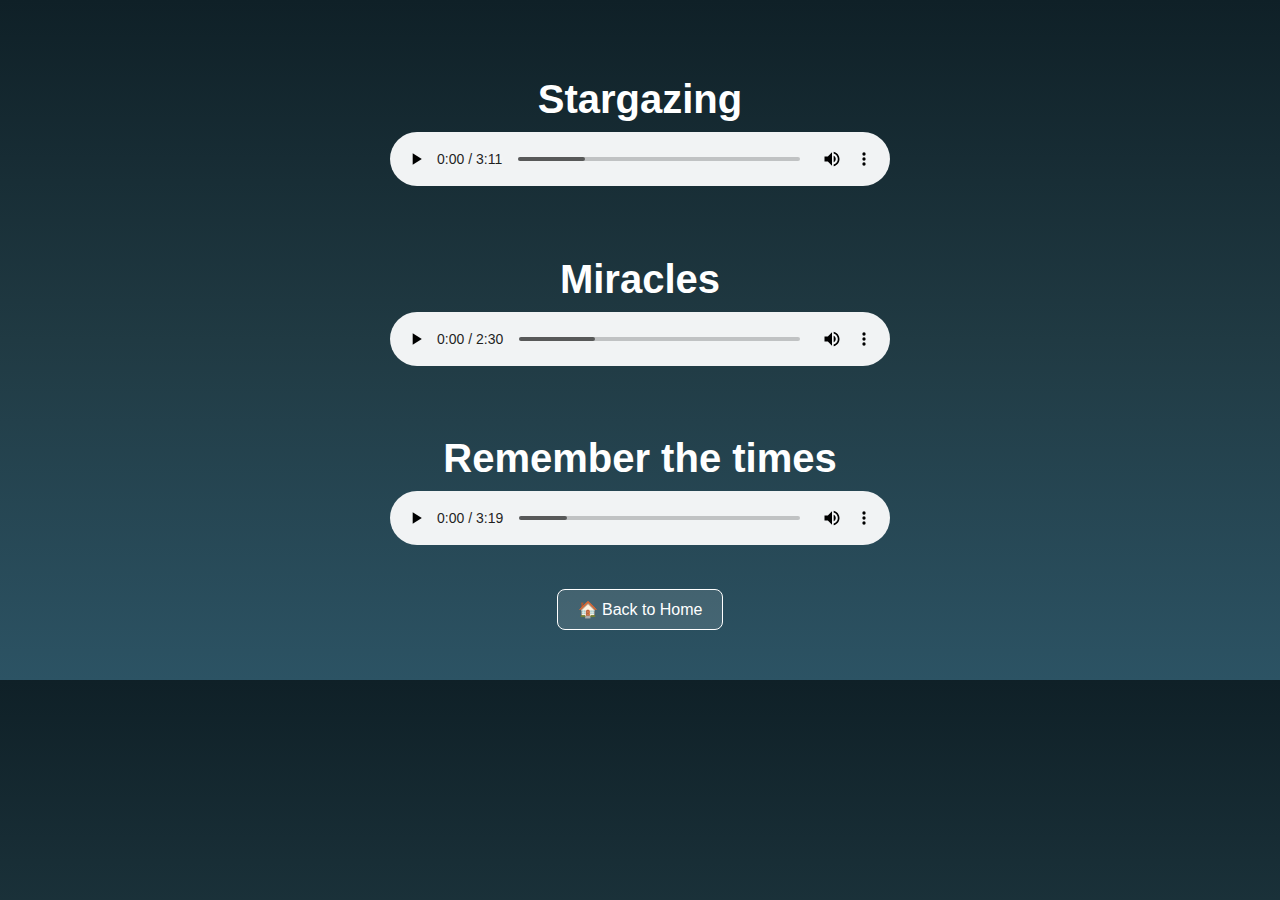
<file: music.html>
<!DOCTYPE html>
<html lang="en">
<head>
  <meta charset="UTF-8" />
  <meta name="viewport" content="width=device-width, initial-scale=1.0"/>
  <title>Stargazing | Music</title>
  <style>
    body {
      margin: 0;
      font-family: 'Segoe UI', Tahoma, Geneva, Verdana, sans-serif;
      background: linear-gradient(to bottom, #0f2027, #203a43, #2c5364);
      color: white;
      text-align: center;
      padding: 50px 20px;
    }

    h1 {
      font-size: 2.5em;
      margin-bottom: 10px;
    }

    p {
      font-size: 1.2em;
      margin-bottom: 40px;
      color: #ccc;
    }

    audio {
      width: 90%;
      max-width: 500px;
      margin-bottom: 40px;
      outline: none;
    }

    a {
      display: inline-block;
      padding: 10px 20px;
      background-color: #ffffff20;
      color: white;
      text-decoration: none;
      border: 1px solid white;
      border-radius: 8px;
      transition: background-color 0.3s ease;
    }

    a:hover {
      background-color: #ffffff40;
    }

    @media (max-width: 600px) {
      h1 {
        font-size: 2em;
      }

      audio {
        width: 100%;
      }
    }
  </style>
</head>
<body>
  <h1>Stargazing</h1>
 
  <audio controls>
    <source src="music/Free Sad Piano Type Beat - _Damage_ _ Emotional Piano Instrumental 2022-yt.savetube.me.mp3" type="audio/mpeg">
    Your browser does not support the audio element.
  </audio>

  <h1>Miracles</h1>
 
  <audio controls>
    <source src="music/FREE Sad Type Beat - _Old Memories_ _ Emotional Rap Piano Instrumental-yt.savetube.me.mp3" type="audio/mpeg">
    Your browser does not support the audio element.
  </audio>

   <h1>Remember the times</h1>

<audio controls>
    <source src="music/Sad Type Beat - _Scars_ Emotional Instrumental 2021-yt.savetube.me.mp3" type="audio/mpeg">
    Your browser does not support the audio element.
  </audio>














  <br>
  <a href="index.html">🏠 Back to Home</a>
</body>
</html>
</file>
